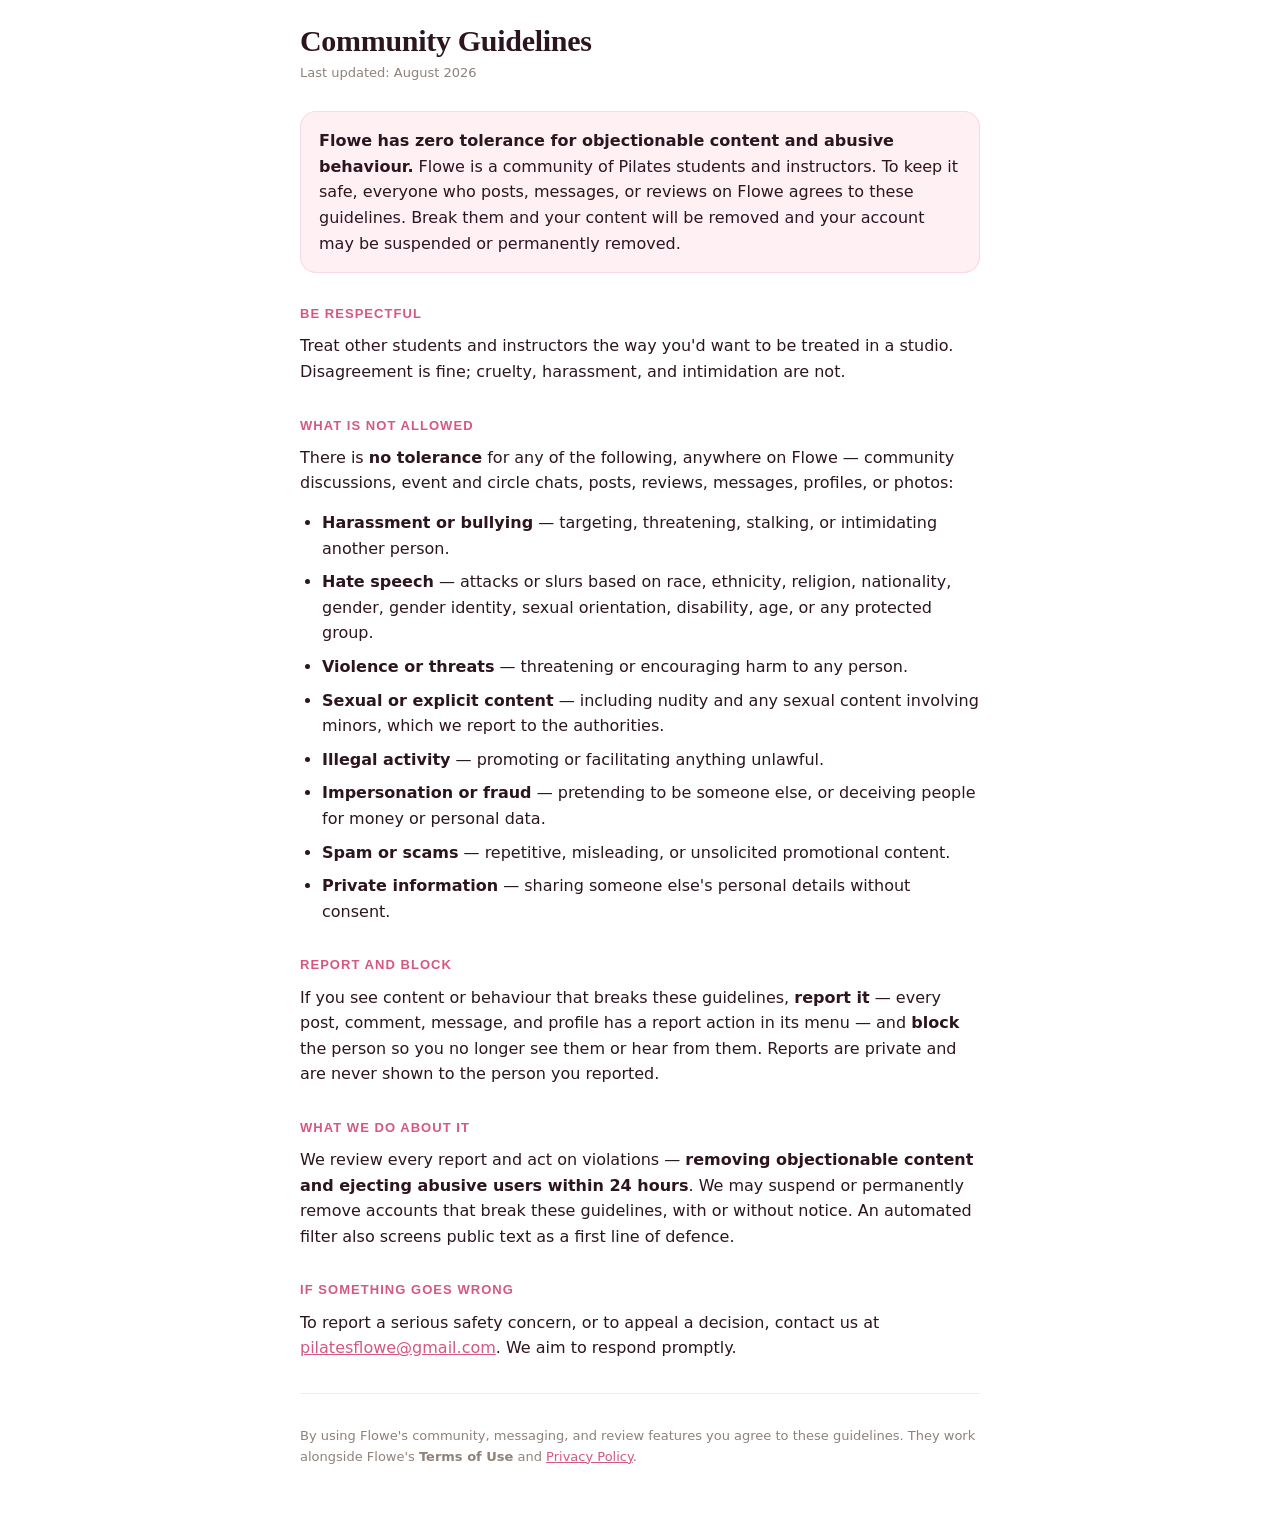
<file: Flowe/Resources/CommunityGuidelines.html>
<!doctype html>
<html lang="en">
<head>
<meta charset="utf-8">
<meta name="viewport" content="width=device-width, initial-scale=1, viewport-fit=cover">
<title>Community Guidelines</title>
<style>
  :root {
    --bg: #ffffff; --card: #fff0f4; --ink: #2d1520; --muted: #8f827a;
    --border: rgba(232,120,154,0.20); --pink: #d45880; --pink-soft: #e8789a;
  }
  @media (prefers-color-scheme: dark) {
    :root {
      --bg: #170e12; --card: #23151b; --ink: #f6e9ee; --muted: #b6a6ad;
      --border: rgba(232,120,154,0.28); --pink: #f4a8c0; --pink-soft: #e8789a;
    }
  }
  * { box-sizing: border-box; }
  html { -webkit-text-size-adjust: 100%; }
  body {
    margin: 0; padding: 24px 20px 56px;
    font: 16px/1.6 -apple-system, BlinkMacSystemFont, "SF Pro Text", system-ui, sans-serif;
    color: var(--ink); background: var(--bg);
    max-width: 720px; margin-left: auto; margin-right: auto;
    -webkit-font-smoothing: antialiased;
  }
  h1 {
    font: 600 30px/1.15 "Georgia", "Times New Roman", serif;
    letter-spacing: -0.01em; margin: 0 0 4px; color: var(--ink);
  }
  .updated { color: var(--muted); font-size: 13px; margin: 0 0 28px; }
  h2 {
    font: 600 13px/1.4 -apple-system, sans-serif; text-transform: uppercase;
    letter-spacing: 0.08em; color: var(--pink); margin: 32px 0 10px;
  }
  p { margin: 0 0 14px; }
  ul { margin: 0 0 14px; padding-left: 22px; }
  li { margin: 0 0 8px; }
  a { color: var(--pink); }
  strong { font-weight: 600; }
  .card {
    background: var(--card); border: 1px solid var(--border);
    border-radius: 16px; padding: 16px 18px; margin: 0 0 20px;
  }
  .note { color: var(--muted); font-size: 13px; }
  hr { border: none; border-top: 1px solid var(--border); margin: 32px 0; }
</style>
</head>
<body>
  <h1>Community Guidelines</h1>
  <p class="updated">Last updated: August 2026</p>

  <div class="card">
    <p style="margin:0"><strong>Flowe has zero tolerance for objectionable content and abusive
    behaviour.</strong> Flowe is a community of Pilates students and instructors. To keep it safe,
    everyone who posts, messages, or reviews on Flowe agrees to these guidelines. Break them and your
    content will be removed and your account may be suspended or permanently removed.</p>
  </div>

  <h2>Be respectful</h2>
  <p>Treat other students and instructors the way you'd want to be treated in a studio. Disagreement is
  fine; cruelty, harassment, and intimidation are not.</p>

  <h2>What is not allowed</h2>
  <p>There is <strong>no tolerance</strong> for any of the following, anywhere on Flowe — community
  discussions, event and circle chats, posts, reviews, messages, profiles, or photos:</p>
  <ul>
    <li><strong>Harassment or bullying</strong> — targeting, threatening, stalking, or intimidating
      another person.</li>
    <li><strong>Hate speech</strong> — attacks or slurs based on race, ethnicity, religion, nationality,
      gender, gender identity, sexual orientation, disability, age, or any protected group.</li>
    <li><strong>Violence or threats</strong> — threatening or encouraging harm to any person.</li>
    <li><strong>Sexual or explicit content</strong> — including nudity and any sexual content involving
      minors, which we report to the authorities.</li>
    <li><strong>Illegal activity</strong> — promoting or facilitating anything unlawful.</li>
    <li><strong>Impersonation or fraud</strong> — pretending to be someone else, or deceiving people for
      money or personal data.</li>
    <li><strong>Spam or scams</strong> — repetitive, misleading, or unsolicited promotional content.</li>
    <li><strong>Private information</strong> — sharing someone else's personal details without consent.</li>
  </ul>

  <h2>Report and block</h2>
  <p>If you see content or behaviour that breaks these guidelines, <strong>report it</strong> — every
  post, comment, message, and profile has a report action in its menu — and <strong>block</strong> the
  person so you no longer see them or hear from them. Reports are private and are never shown to the
  person you reported.</p>

  <h2>What we do about it</h2>
  <p>We review every report and act on violations — <strong>removing objectionable content and ejecting
  abusive users within 24 hours</strong>. We may suspend or permanently remove accounts that break
  these guidelines, with or without notice. An automated filter also screens public text as a first line
  of defence.</p>

  <h2>If something goes wrong</h2>
  <p>To report a serious safety concern, or to appeal a decision, contact us at
  <a href="mailto:pilatesflowe@gmail.com">pilatesflowe@gmail.com</a>. We aim to respond promptly.</p>

  <hr>
  <p class="note">By using Flowe's community, messaging, and review features you agree to these
  guidelines. They work alongside Flowe's <strong>Terms of Use</strong> and
  <a href="mailto:pilatesflowe@gmail.com">Privacy Policy</a>.</p>
</body>
</html>
</file>
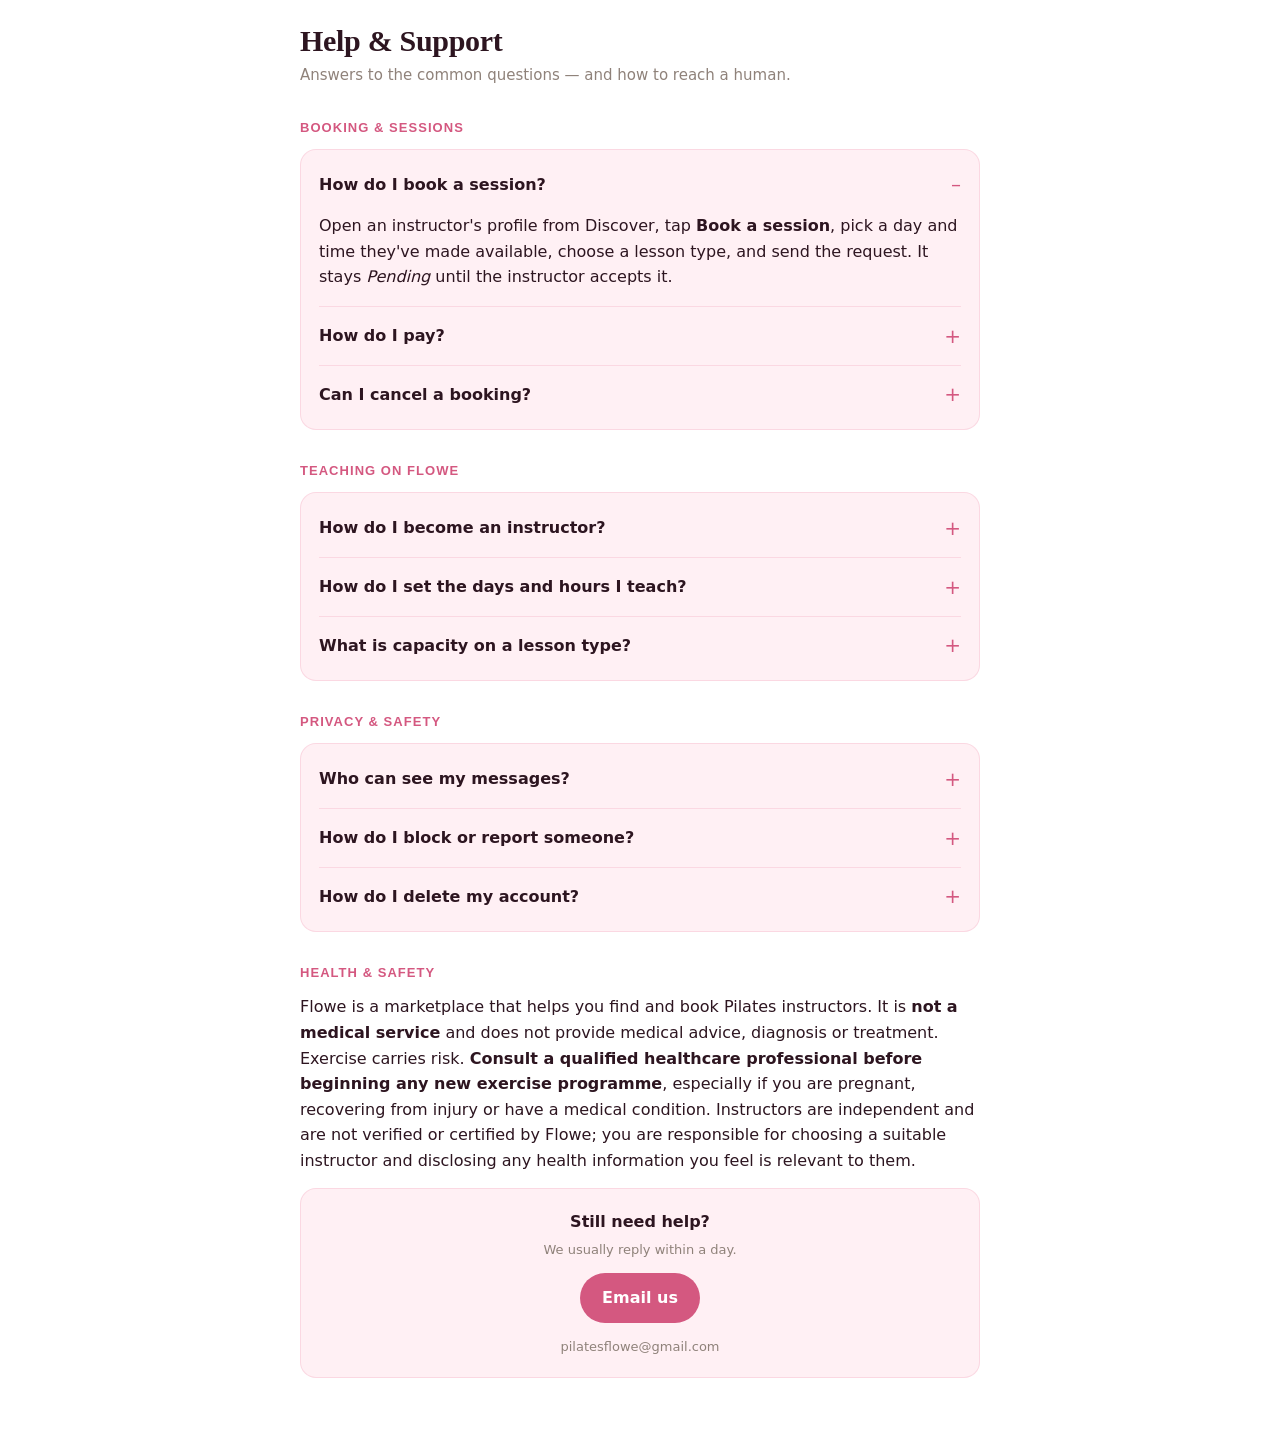
<file: Flowe/Resources/HelpSupport.html>
<!doctype html>
<html lang="en">
<head>
<meta charset="utf-8">
<meta name="viewport" content="width=device-width, initial-scale=1, viewport-fit=cover">
<title>Help &amp; Support</title>
<style>
  :root {
    --bg: #ffffff; --card: #fff0f4; --ink: #2d1520; --muted: #8f827a;
    --border: rgba(232,120,154,0.20); --pink: #d45880; --pink-soft: #e8789a;
  }
  @media (prefers-color-scheme: dark) {
    :root {
      --bg: #170e12; --card: #23151b; --ink: #f6e9ee; --muted: #b6a6ad;
      --border: rgba(232,120,154,0.28); --pink: #f4a8c0; --pink-soft: #e8789a;
    }
  }
  * { box-sizing: border-box; }
  html { -webkit-text-size-adjust: 100%; }
  body {
    margin: 0; padding: 24px 20px 56px;
    font: 16px/1.6 -apple-system, BlinkMacSystemFont, "SF Pro Text", system-ui, sans-serif;
    color: var(--ink); background: var(--bg);
    max-width: 720px; margin-left: auto; margin-right: auto;
    -webkit-font-smoothing: antialiased;
  }
  h1 {
    font: 600 30px/1.15 "Georgia", "Times New Roman", serif;
    letter-spacing: -0.01em; margin: 0 0 4px;
  }
  .sub { color: var(--muted); font-size: 15px; margin: 0 0 28px; }
  h2 {
    font: 600 13px/1.4 -apple-system, sans-serif; text-transform: uppercase;
    letter-spacing: 0.08em; color: var(--pink); margin: 32px 0 12px;
  }
  p { margin: 0 0 14px; }
  a { color: var(--pink); }
  strong { font-weight: 600; }
  .faq {
    background: var(--card); border: 1px solid var(--border);
    border-radius: 16px; padding: 6px 18px; margin: 0 0 14px;
  }
  .faq details { border-bottom: 1px solid var(--border); }
  .faq details:last-child { border-bottom: none; }
  .faq summary {
    cursor: pointer; list-style: none; padding: 16px 0;
    font-weight: 600; color: var(--ink);
    display: flex; justify-content: space-between; align-items: center; gap: 12px;
  }
  .faq summary::-webkit-details-marker { display: none; }
  .faq summary::after {
    content: "+"; color: var(--pink); font-size: 20px; font-weight: 400; line-height: 1;
  }
  .faq details[open] summary::after { content: "\2013"; }
  .faq details > p { margin: 0 0 16px; color: var(--ink); }
  .contact {
    background: var(--card); border: 1px solid var(--border);
    border-radius: 16px; padding: 20px; text-align: center; margin: 12px 0 0;
  }
  .contact a.btn {
    display: inline-block; margin-top: 12px; padding: 12px 22px; border-radius: 999px;
    background: var(--pink); color: #fff; text-decoration: none; font-weight: 600;
  }
  .note { color: var(--muted); font-size: 13px; }
</style>
</head>
<body>
  <h1>Help &amp; Support</h1>
  <p class="sub">Answers to the common questions — and how to reach a human.</p>

  <h2>Booking &amp; sessions</h2>
  <div class="faq">
    <details open>
      <summary>How do I book a session?</summary>
      <p>Open an instructor's profile from Discover, tap <strong>Book a session</strong>, pick a day and
      time they've made available, choose a lesson type, and send the request. It stays
      <em>Pending</em> until the instructor accepts it.</p>
    </details>
    <details>
      <summary>How do I pay?</summary>
      <p>Flowe doesn't handle session payments. You arrange payment with your instructor
      <strong>directly</strong> — the price shown is what they charge, settled between the two of you.
      The only thing Flowe bills is the optional instructor subscription, through Apple.</p>
    </details>
    <details>
      <summary>Can I cancel a booking?</summary>
      <p>Yes. Open the booking in the <strong>Bookings</strong> tab and tap Cancel. Your instructor is
      notified.</p>
    </details>
  </div>

  <h2>Teaching on Flowe</h2>
  <div class="faq">
    <details>
      <summary>How do I become an instructor?</summary>
      <p>Choose "I'm here to teach" when you sign up. You'll get a listing to fill in — bio, rate,
      specialties, certifications and lesson types — plus a subscription that makes you discoverable to
      students.</p>
    </details>
    <details>
      <summary>How do I set the days and hours I teach?</summary>
      <p>Dashboard → <strong>Add availability</strong>. Turn on a day, then pick the hours you teach.
      Students can only request the times you choose. Close a day and it stays closed until you reopen
      it.</p>
    </details>
    <details>
      <summary>What is capacity on a lesson type?</summary>
      <p>It's the maximum group size for that lesson — shown to students as a guide (for example
      "Up to 6"). Flowe doesn't track live spots; every booking is a direct request to you.</p>
    </details>
  </div>

  <h2>Privacy &amp; safety</h2>
  <div class="faq">
    <details>
      <summary>Who can see my messages?</summary>
      <p>Messages are delivered through the app's shared store, so treat them as visible to other
      signed-in users and never send sensitive details like payment or ID information.</p>
    </details>
    <details>
      <summary>How do I block or report someone?</summary>
      <p>Open their profile or a post, tap the menu (•••), and choose <strong>Block</strong> or
      <strong>Report</strong>. Blocking hides them from you; reports come to us privately.</p>
    </details>
    <details>
      <summary>How do I delete my account?</summary>
      <p>Settings → <strong>Delete Account</strong>. This removes your account and the data you created.
      It can't be undone.</p>
    </details>
  </div>

  <h2>Health &amp; safety</h2>
  <p>Flowe is a marketplace that helps you find and book Pilates instructors. It is <strong>not a
  medical service</strong> and does not provide medical advice, diagnosis or treatment. Exercise carries
  risk. <strong>Consult a qualified healthcare professional before beginning any new exercise programme</strong>,
  especially if you are pregnant, recovering from injury or have a medical condition. Instructors are
  independent and are not verified or certified by Flowe; you are responsible for choosing a suitable
  instructor and disclosing any health information you feel is relevant to them.</p>

  <div class="contact">
    <p style="margin:0"><strong>Still need help?</strong></p>
    <p class="note" style="margin:6px 0 0">We usually reply within a day.</p>
    <a class="btn" href="mailto:pilatesflowe@gmail.com?subject=Flowe%20Support">Email us</a>
    <p class="note" style="margin:14px 0 0">pilatesflowe@gmail.com</p>
  </div>
</body>
</html>
</file>
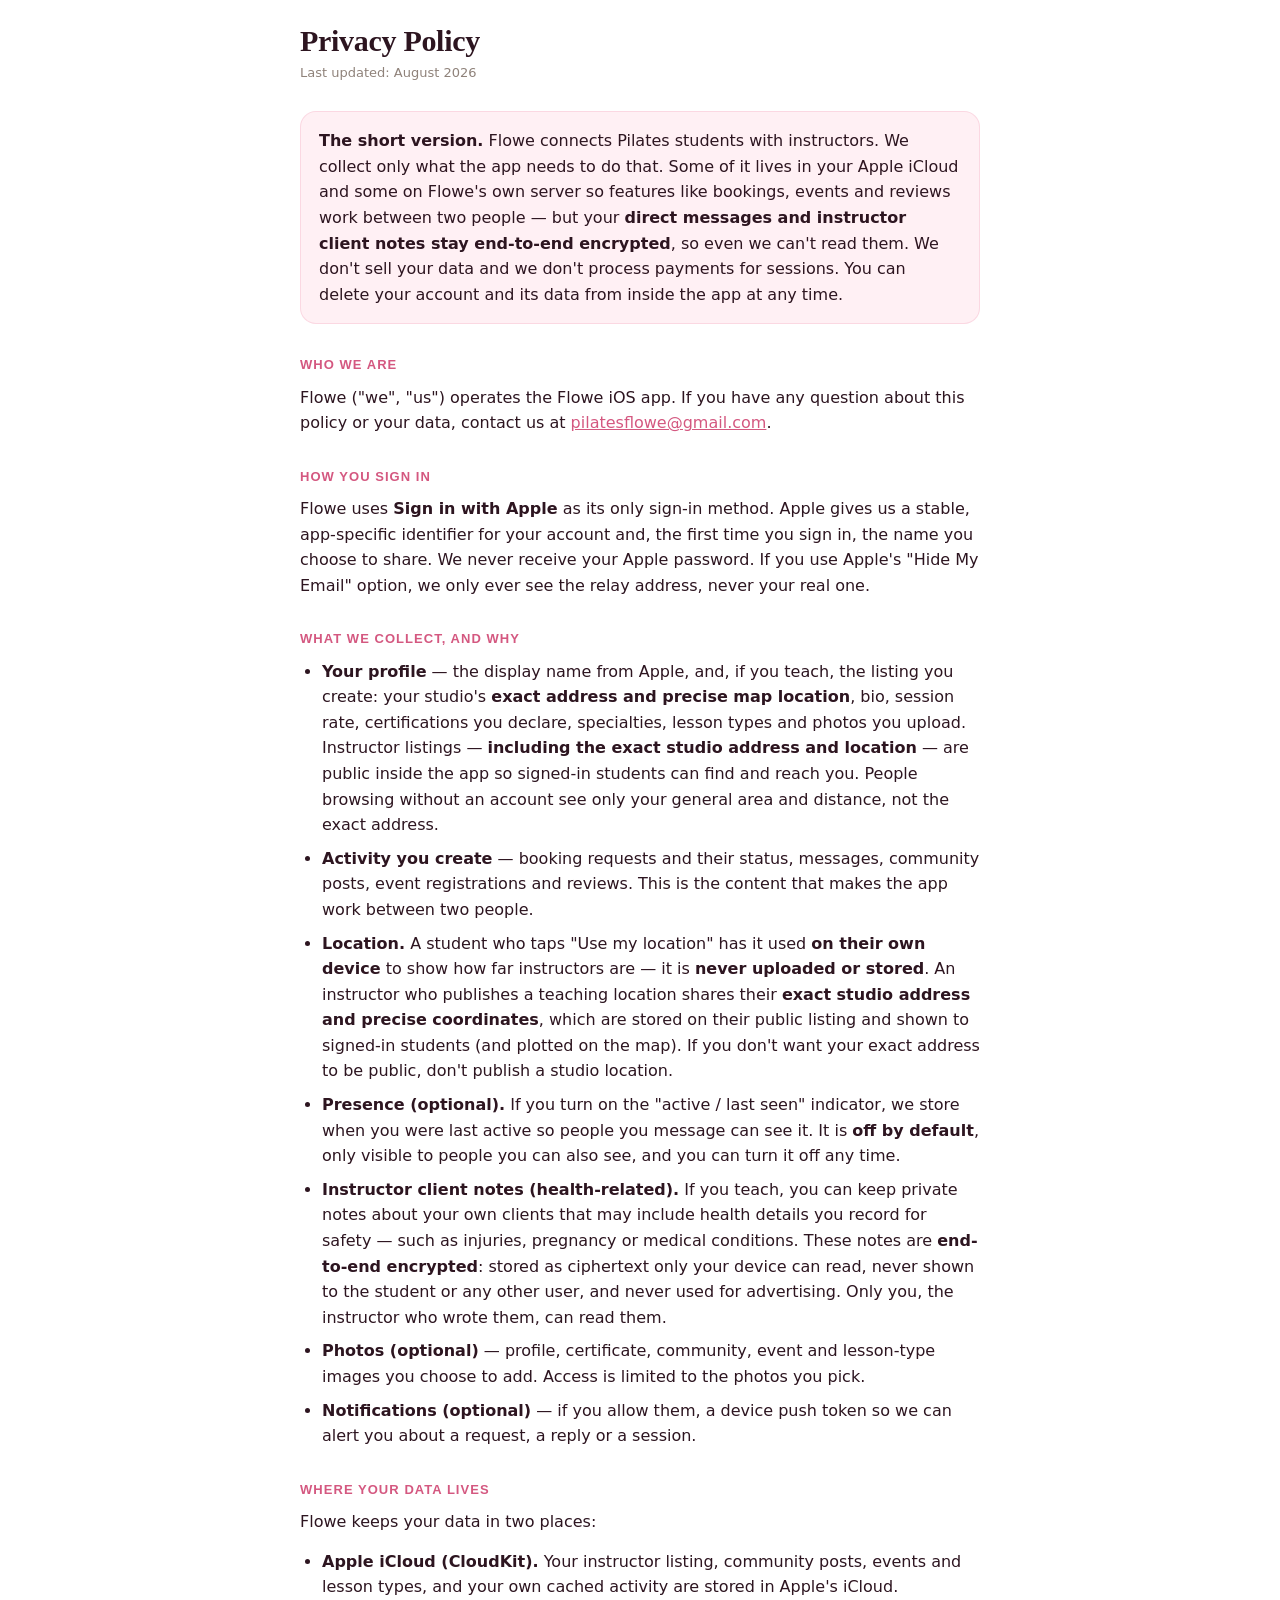
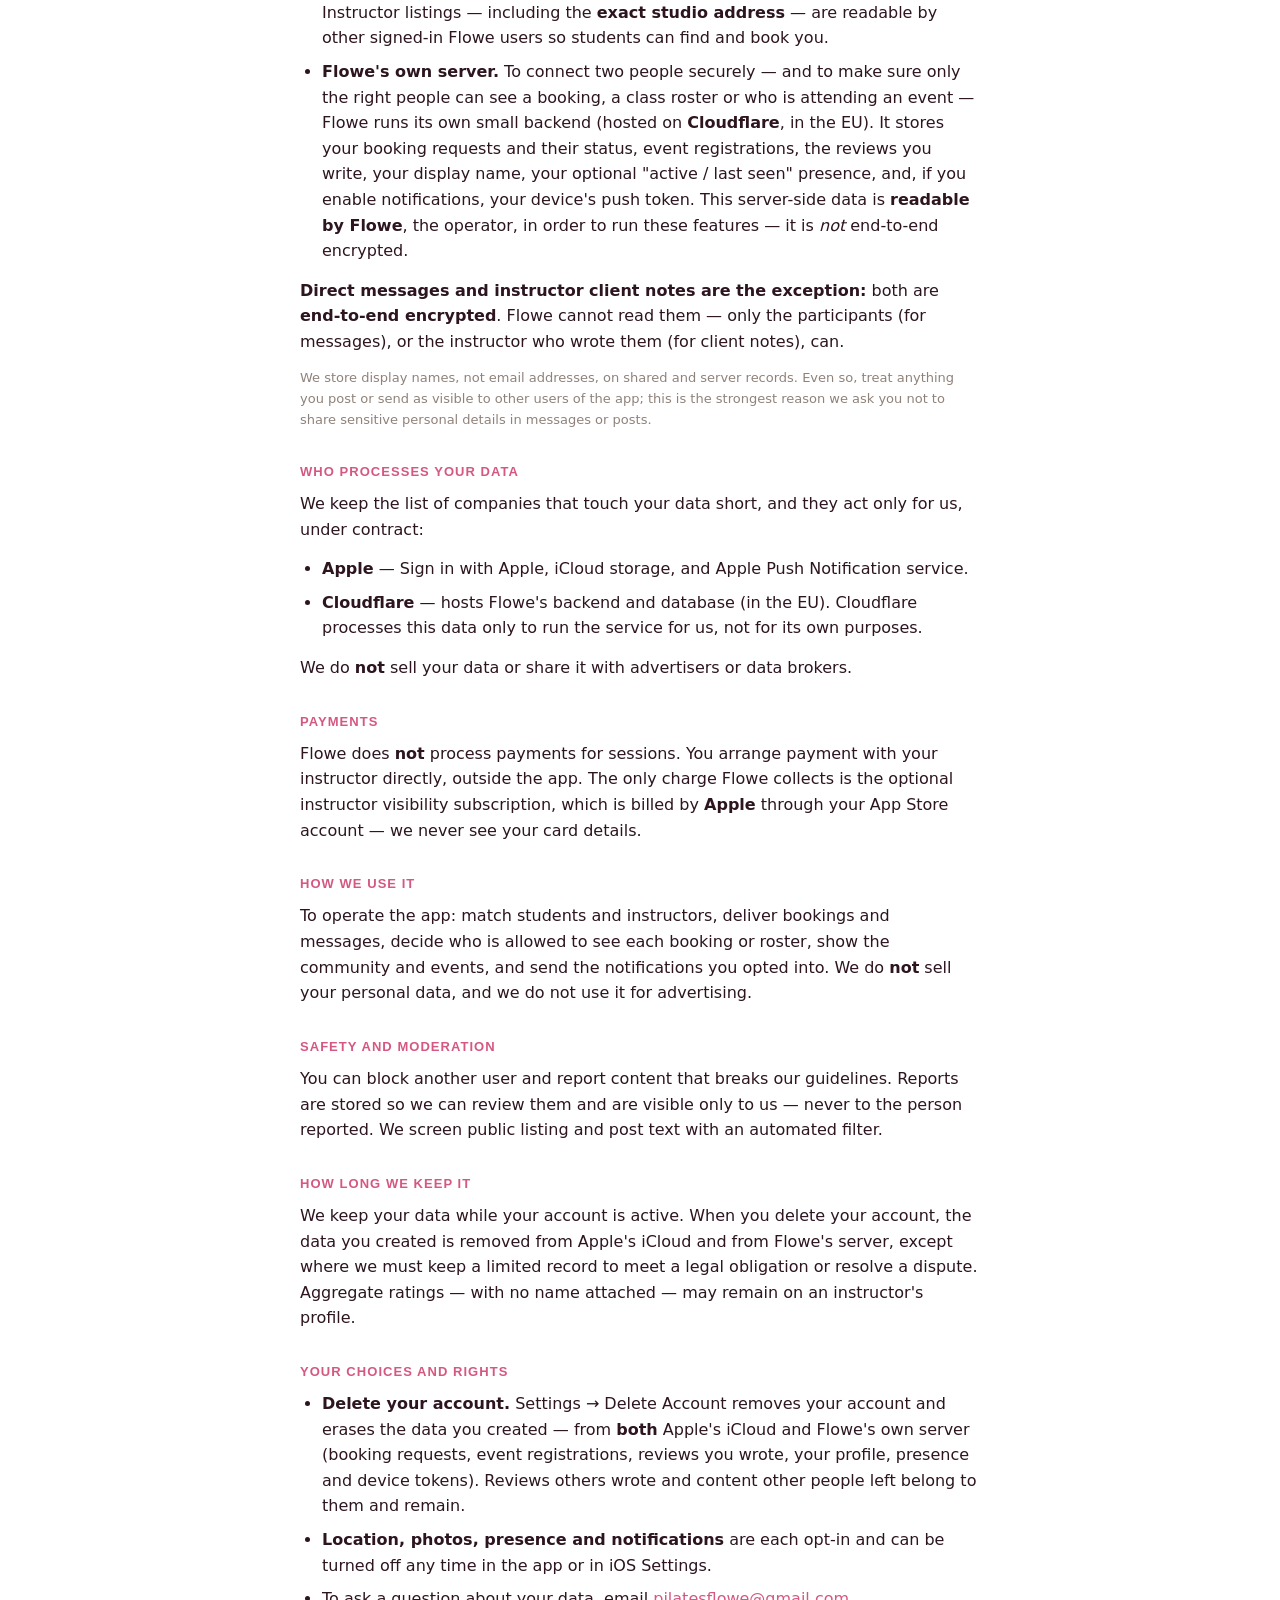
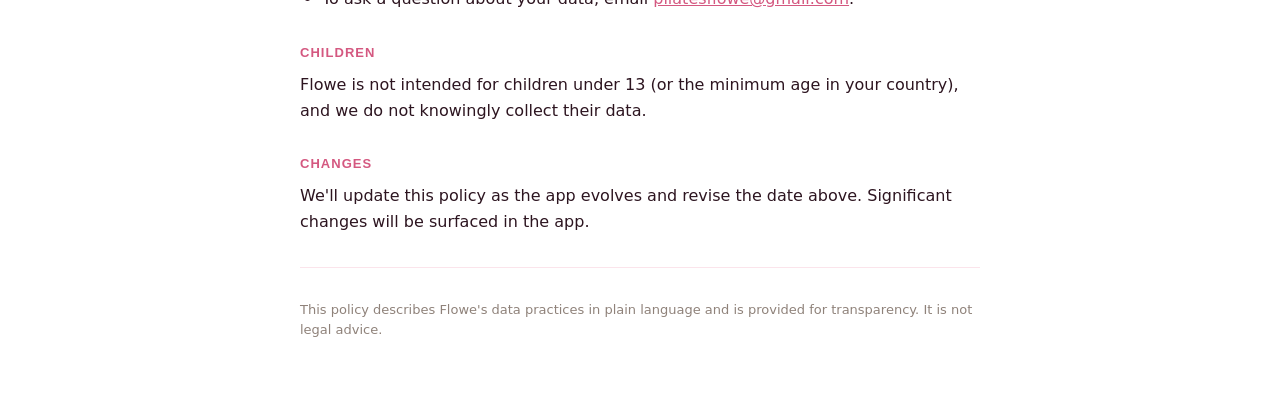
<file: Flowe/Resources/PrivacyPolicy.html>
<!doctype html>
<html lang="en">
<head>
<meta charset="utf-8">
<meta name="viewport" content="width=device-width, initial-scale=1, viewport-fit=cover">
<title>Privacy Policy</title>
<style>
  :root {
    --bg: #ffffff; --card: #fff0f4; --ink: #2d1520; --muted: #8f827a;
    --border: rgba(232,120,154,0.20); --pink: #d45880; --pink-soft: #e8789a;
  }
  @media (prefers-color-scheme: dark) {
    :root {
      --bg: #170e12; --card: #23151b; --ink: #f6e9ee; --muted: #b6a6ad;
      --border: rgba(232,120,154,0.28); --pink: #f4a8c0; --pink-soft: #e8789a;
    }
  }
  * { box-sizing: border-box; }
  html { -webkit-text-size-adjust: 100%; }
  body {
    margin: 0; padding: 24px 20px 56px;
    font: 16px/1.6 -apple-system, BlinkMacSystemFont, "SF Pro Text", system-ui, sans-serif;
    color: var(--ink); background: var(--bg);
    max-width: 720px; margin-left: auto; margin-right: auto;
    -webkit-font-smoothing: antialiased;
  }
  h1 {
    font: 600 30px/1.15 "Georgia", "Times New Roman", serif;
    letter-spacing: -0.01em; margin: 0 0 4px; color: var(--ink);
  }
  .updated { color: var(--muted); font-size: 13px; margin: 0 0 28px; }
  h2 {
    font: 600 13px/1.4 -apple-system, sans-serif; text-transform: uppercase;
    letter-spacing: 0.08em; color: var(--pink); margin: 32px 0 10px;
  }
  p { margin: 0 0 14px; }
  ul { margin: 0 0 14px; padding-left: 22px; }
  li { margin: 0 0 8px; }
  a { color: var(--pink); }
  strong { font-weight: 600; }
  .card {
    background: var(--card); border: 1px solid var(--border);
    border-radius: 16px; padding: 16px 18px; margin: 0 0 20px;
  }
  .note { color: var(--muted); font-size: 13px; }
  hr { border: none; border-top: 1px solid var(--border); margin: 32px 0; }
</style>
</head>
<body>
  <h1>Privacy Policy</h1>
  <p class="updated">Last updated: August 2026</p>

  <div class="card">
    <p style="margin:0"><strong>The short version.</strong> Flowe connects Pilates students with
    instructors. We collect only what the app needs to do that. Some of it lives in your Apple iCloud and
    some on Flowe's own server so features like bookings, events and reviews work between two people —
    but your <strong>direct messages and instructor client notes stay end-to-end encrypted</strong>, so
    even we can't read them. We don't sell your data and we don't process payments for sessions. You can
    delete your account and its data from inside the app at any time.</p>
  </div>

  <h2>Who we are</h2>
  <p>Flowe ("we", "us") operates the Flowe iOS app. If you have any question about this policy or your
  data, contact us at <a href="mailto:pilatesflowe@gmail.com">pilatesflowe@gmail.com</a>.</p>

  <h2>How you sign in</h2>
  <p>Flowe uses <strong>Sign in with Apple</strong> as its only sign-in method. Apple gives us a stable,
  app-specific identifier for your account and, the first time you sign in, the name you choose to share.
  We never receive your Apple password. If you use Apple's "Hide My Email" option, we only ever see the
  relay address, never your real one.</p>

  <h2>What we collect, and why</h2>
  <ul>
    <li><strong>Your profile</strong> — the display name from Apple, and, if you teach, the listing you
      create: your studio's <strong>exact address and precise map location</strong>, bio, session rate,
      certifications you declare, specialties, lesson types and photos you upload. Instructor listings —
      <strong>including the exact studio address and location</strong> — are public inside the app so
      signed-in students can find and reach you. People browsing without an account see only your general
      area and distance, not the exact address.</li>
    <li><strong>Activity you create</strong> — booking requests and their status, messages, community
      posts, event registrations and reviews. This is the content that makes the app work between two
      people.</li>
    <li><strong>Location.</strong> A student who taps "Use my location" has it used <strong>on their own
      device</strong> to show how far instructors are — it is <strong>never uploaded or stored</strong>.
      An instructor who publishes a teaching location shares their <strong>exact studio address and
      precise coordinates</strong>, which are stored on their public listing and shown to signed-in
      students (and plotted on the map). If you don't want your exact address to be public, don't publish
      a studio location.</li>
    <li><strong>Presence (optional).</strong> If you turn on the "active / last seen" indicator, we store
      when you were last active so people you message can see it. It is <strong>off by default</strong>,
      only visible to people you can also see, and you can turn it off any time.</li>
    <li><strong>Instructor client notes (health-related).</strong> If you teach, you can keep private
      notes about your own clients that may include health details you record for safety — such as
      injuries, pregnancy or medical conditions. These notes are <strong>end-to-end encrypted</strong>:
      stored as ciphertext only your device can read, never shown to the student or any other user, and
      never used for advertising. Only you, the instructor who wrote them, can read them.</li>
    <li><strong>Photos (optional)</strong> — profile, certificate, community, event and lesson-type
      images you choose to add. Access is limited to the photos you pick.</li>
    <li><strong>Notifications (optional)</strong> — if you allow them, a device push token so we can alert
      you about a request, a reply or a session.</li>
  </ul>

  <h2>Where your data lives</h2>
  <p>Flowe keeps your data in two places:</p>
  <ul>
    <li><strong>Apple iCloud (CloudKit).</strong> Your instructor listing, community posts, events and
      lesson types, and your own cached activity are stored in Apple's iCloud. Instructor listings —
      including the <strong>exact studio address</strong> — are readable by other signed-in Flowe users
      so students can find and book you.</li>
    <li><strong>Flowe's own server.</strong> To connect two people securely — and to make sure only the
      right people can see a booking, a class roster or who is attending an event — Flowe runs its own
      small backend (hosted on <strong>Cloudflare</strong>, in the EU). It stores your booking requests
      and their status, event registrations, the reviews you write, your display name, your optional
      "active / last seen" presence, and, if you enable notifications, your device's push token. This
      server-side data is <strong>readable by Flowe</strong>, the operator, in order to run these
      features — it is <em>not</em> end-to-end encrypted.</li>
  </ul>
  <p><strong>Direct messages and instructor client notes are the exception:</strong> both are
  <strong>end-to-end encrypted</strong>. Flowe cannot read them — only the participants (for messages),
  or the instructor who wrote them (for client notes), can.</p>
  <p class="note">We store display names, not email addresses, on shared and server records. Even so,
  treat anything you post or send as visible to other users of the app; this is the strongest reason we
  ask you not to share sensitive personal details in messages or posts.</p>

  <h2>Who processes your data</h2>
  <p>We keep the list of companies that touch your data short, and they act only for us, under contract:</p>
  <ul>
    <li><strong>Apple</strong> — Sign in with Apple, iCloud storage, and Apple Push Notification service.</li>
    <li><strong>Cloudflare</strong> — hosts Flowe's backend and database (in the EU). Cloudflare processes
      this data only to run the service for us, not for its own purposes.</li>
  </ul>
  <p>We do <strong>not</strong> sell your data or share it with advertisers or data brokers.</p>

  <h2>Payments</h2>
  <p>Flowe does <strong>not</strong> process payments for sessions. You arrange payment with your
  instructor directly, outside the app. The only charge Flowe collects is the optional instructor
  visibility subscription, which is billed by <strong>Apple</strong> through your App Store account — we
  never see your card details.</p>

  <h2>How we use it</h2>
  <p>To operate the app: match students and instructors, deliver bookings and messages, decide who is
  allowed to see each booking or roster, show the community and events, and send the notifications you
  opted into. We do <strong>not</strong> sell your personal data, and we do not use it for advertising.</p>

  <h2>Safety and moderation</h2>
  <p>You can block another user and report content that breaks our guidelines. Reports are stored so we
  can review them and are visible only to us — never to the person reported. We screen public listing
  and post text with an automated filter.</p>

  <h2>How long we keep it</h2>
  <p>We keep your data while your account is active. When you delete your account, the data you created is
  removed from Apple's iCloud and from Flowe's server, except where we must keep a limited record to meet
  a legal obligation or resolve a dispute. Aggregate ratings — with no name attached — may remain on an
  instructor's profile.</p>

  <h2>Your choices and rights</h2>
  <ul>
    <li><strong>Delete your account.</strong> Settings → Delete Account removes your account and erases
      the data you created — from <strong>both</strong> Apple's iCloud and Flowe's own server (booking
      requests, event registrations, reviews you wrote, your profile, presence and device tokens).
      Reviews others wrote and content other people left belong to them and remain.</li>
    <li><strong>Location, photos, presence and notifications</strong> are each opt-in and can be turned
      off any time in the app or in iOS Settings.</li>
    <li>To ask a question about your data, email
      <a href="mailto:pilatesflowe@gmail.com">pilatesflowe@gmail.com</a>.</li>
  </ul>

  <h2>Children</h2>
  <p>Flowe is not intended for children under 13 (or the minimum age in your country), and we do not
  knowingly collect their data.</p>

  <h2>Changes</h2>
  <p>We'll update this policy as the app evolves and revise the date above. Significant changes will be
  surfaced in the app.</p>

  <hr>
  <p class="note">This policy describes Flowe's data practices in plain language and is provided for
  transparency. It is not legal advice.</p>
</body>
</html>
</file>
